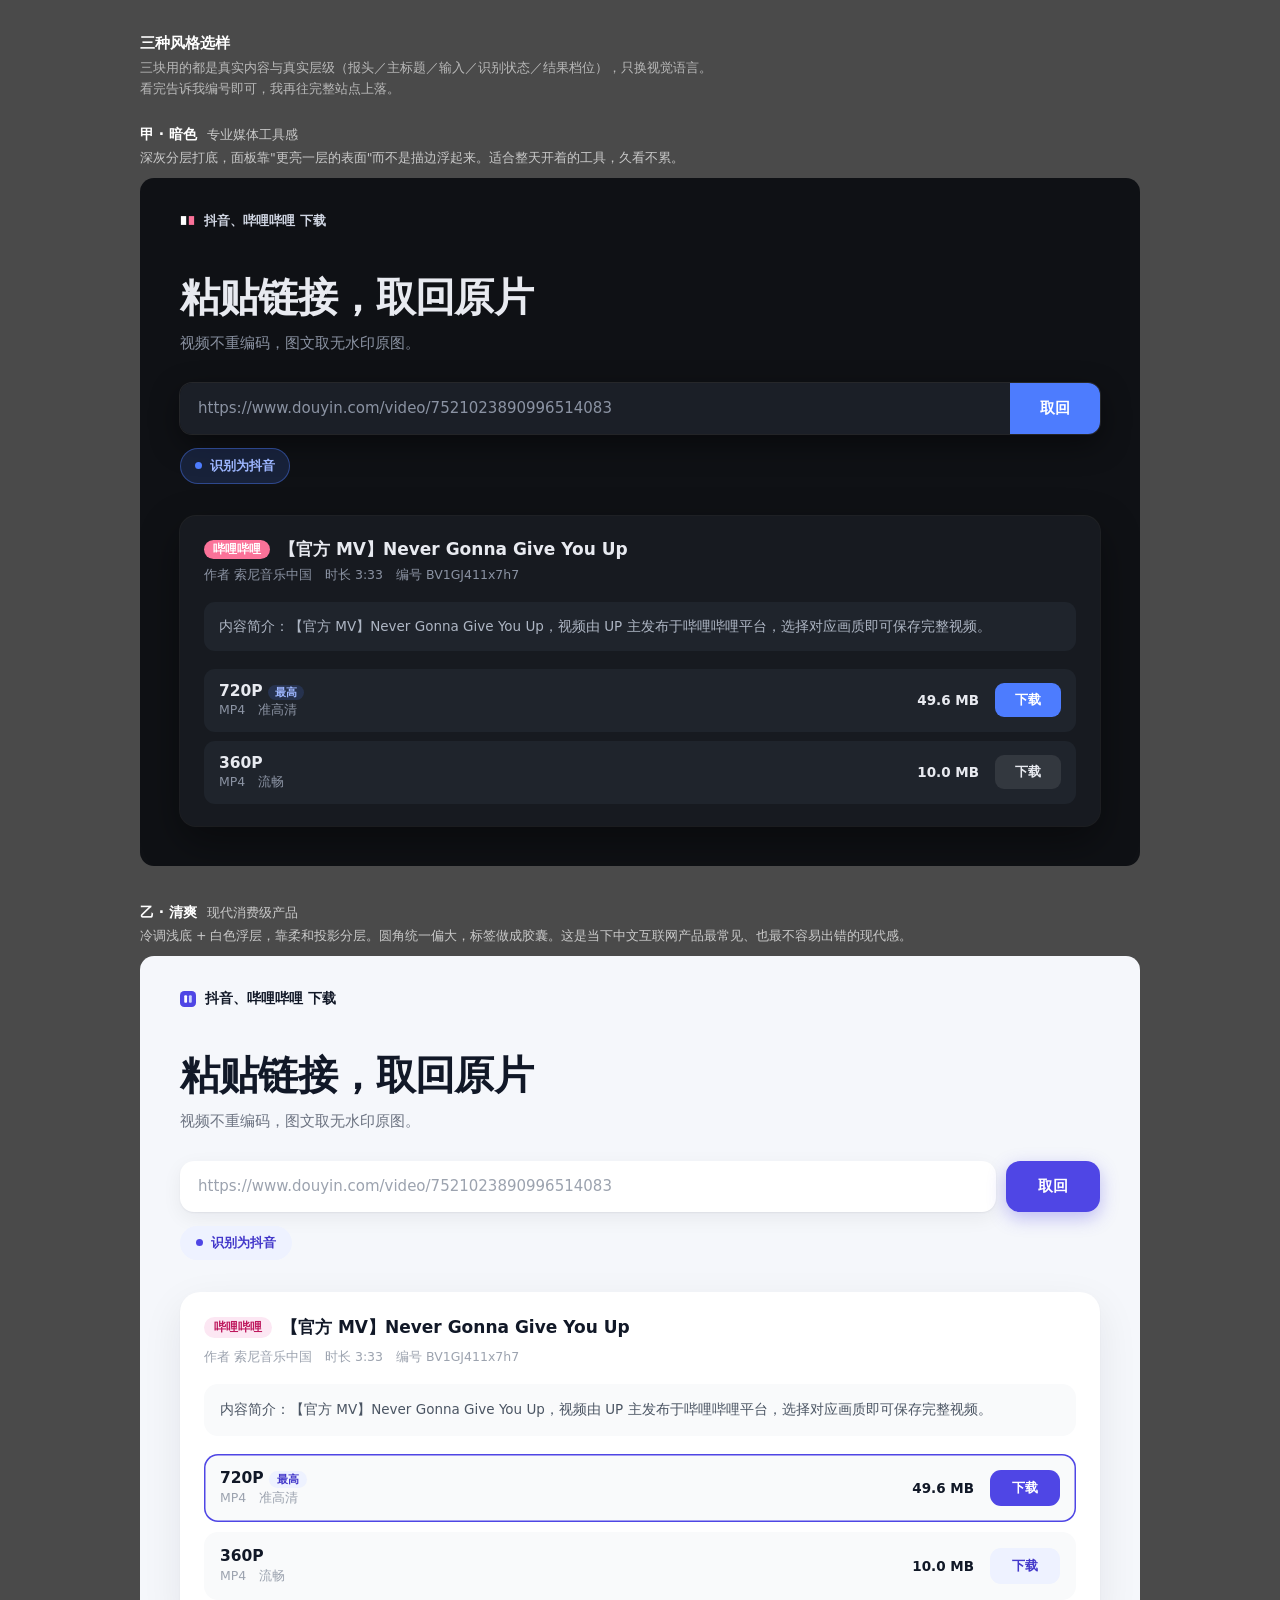
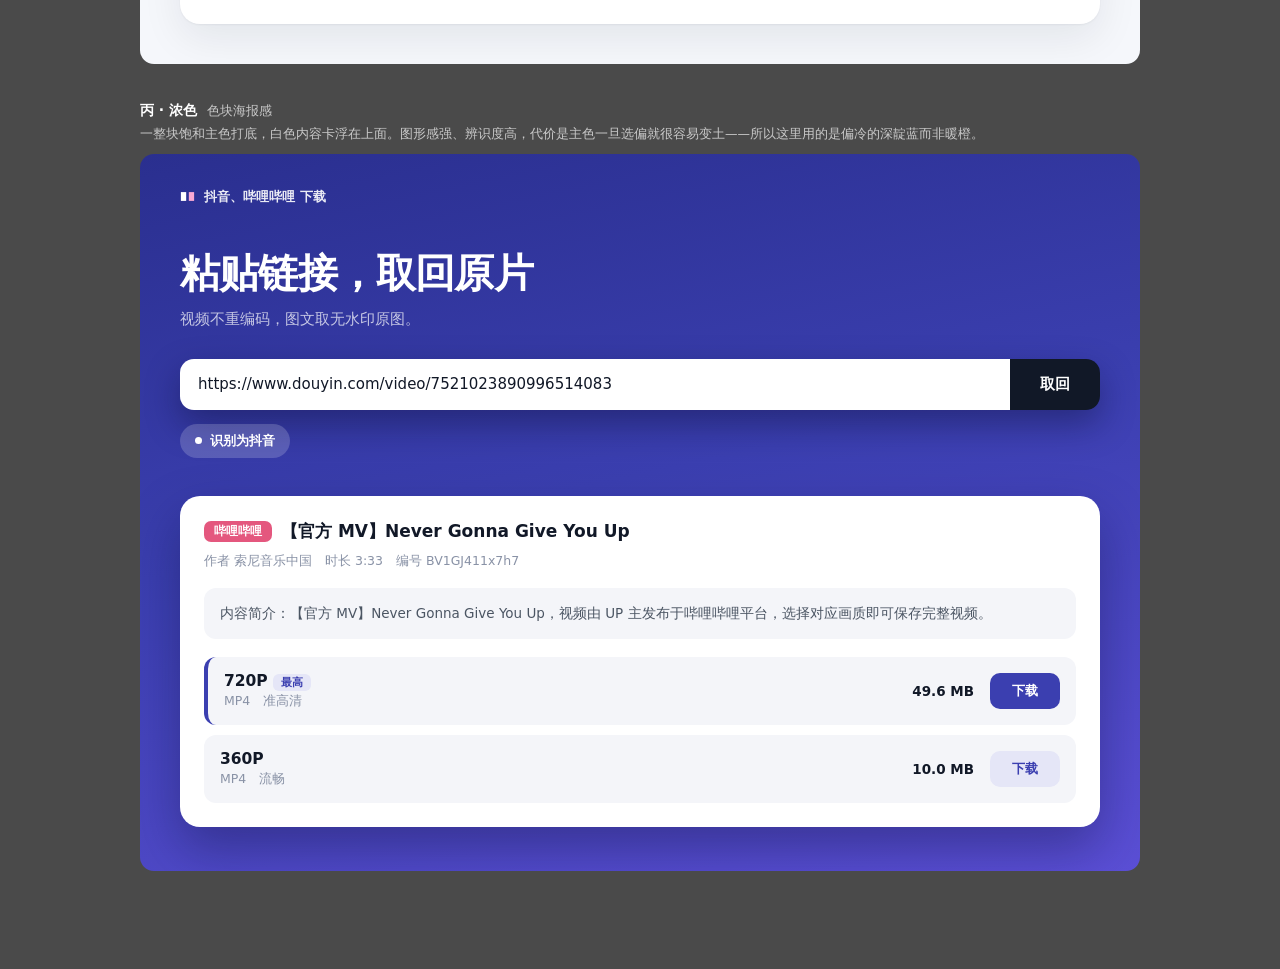
<file: _design/styles.html>
<!DOCTYPE html>
<html lang="zh-CN">
<head>
<meta charset="UTF-8">
<title>风格选样</title>
<style>
  *{box-sizing:border-box;}
  html,body{margin:0;background:#4a4a4a;font-family:"PingFang SC","Microsoft YaHei",system-ui,sans-serif;}
  .page{max-width:1040px;margin:0 auto;padding:34px 20px 60px;}
  .title{color:#fff;font-size:15px;font-weight:600;margin:0 0 4px;}
  .hint{color:#b9b9b9;font-size:12.5px;line-height:1.7;margin:0 0 26px;}
  .cap{
    display:flex;align-items:baseline;gap:10px;
    color:#fff;font-size:14px;font-weight:700;margin:0 0 3px;
  }
  .cap span{font-weight:400;font-size:12.5px;color:#c9c9c9;}
  .desc{color:#c9c9c9;font-size:12.5px;line-height:1.7;margin:0 0 10px;}
  .frame{border-radius:14px;overflow:hidden;margin-bottom:38px;}
</style>
</head>
<body>
<div class="page">
  <p class="title">三种风格选样</p>
  <p class="hint">三块用的都是真实内容与真实层级（报头／主标题／输入／识别状态／结果档位），只换视觉语言。<br>看完告诉我编号即可，我再往完整站点上落。</p>

  <!-- ============================================================ 甲 -->
  <p class="cap">甲 · 暗色<span>专业媒体工具感</span></p>
  <p class="desc">深灰分层打底，面板靠"更亮一层的表面"而不是描边浮起来。适合整天开着的工具，久看不累。</p>
  <div class="frame">
  <div style="background:#0f1115;padding:34px 40px 40px;color:#e8eaf0;">
    <div style="display:flex;align-items:center;gap:9px;margin-bottom:44px;">
      <svg width="15" height="15" viewBox="0 0 34 34"><rect x="2" y="7" width="12" height="20" fill="#ffffff"/><rect x="20" y="7" width="12" height="20" fill="#fb7299"/></svg>
      <span style="font-size:13px;font-weight:600;color:#cfd5e2;">抖音、哔哩哔哩 下载</span>
    </div>
    <h1 style="margin:0;font-size:40px;font-weight:800;letter-spacing:-.02em;line-height:1.15;">粘贴链接，取回原片</h1>
    <p style="margin:14px 0 0;font-size:14.5px;color:#8b93a3;">视频不重编码，图文取无水印原图。</p>

    <div style="display:flex;margin-top:30px;border-radius:12px;overflow:hidden;
                box-shadow:0 0 0 1px rgba(255,255,255,.10),0 10px 30px rgba(0,0,0,.45);">
      <div style="flex:1;background:#1b1f27;padding:16px 18px;font-size:15px;color:#8b93a3;">
        https://www.douyin.com/video/7521023890996514083
      </div>
      <div style="background:#4d7cfe;padding:16px 30px;font-size:15px;font-weight:700;color:#fff;">取回</div>
    </div>

    <div style="display:inline-flex;align-items:center;gap:8px;margin-top:14px;
                padding:8px 14px;border-radius:99px;background:rgba(77,124,254,.16);
                border:1px solid rgba(77,124,254,.42);color:#9db6ff;font-size:13px;font-weight:600;">
      <span style="width:7px;height:7px;border-radius:99px;background:#4d7cfe;"></span>识别为抖音
    </div>

    <div style="margin-top:32px;background:#171a20;border-radius:16px;padding:22px 24px;
                box-shadow:0 0 0 1px rgba(255,255,255,.07),0 16px 40px rgba(0,0,0,.4);">
      <div style="display:flex;align-items:center;gap:9px;margin-bottom:6px;">
        <span style="padding:2px 9px;border-radius:99px;background:#fb7299;color:#fff;font-size:11.5px;font-weight:700;">哔哩哔哩</span>
        <span style="font-size:17px;font-weight:700;">【官方 MV】Never Gonna Give You Up</span>
      </div>
      <div style="font-size:12.5px;color:#8b93a3;margin-bottom:18px;">作者 索尼音乐中国　时长 3:33　编号 BV1GJ411x7h7</div>
      <div style="background:#1f242c;border-radius:11px;padding:13px 15px;font-size:13.5px;color:#aeb6c4;line-height:1.7;">
        内容简介：【官方 MV】Never Gonna Give You Up，视频由 UP 主发布于哔哩哔哩平台，选择对应画质即可保存完整视频。
      </div>
      <div style="margin-top:18px;">
        <div style="display:flex;align-items:center;justify-content:space-between;padding:13px 15px;border-radius:11px;background:#1f242c;margin-bottom:9px;">
          <div>
            <div style="font-size:15.5px;font-weight:700;">720P <span style="font-size:11px;font-weight:600;color:#9db6ff;background:rgba(77,124,254,.16);padding:1px 7px;border-radius:99px;">最高</span></div>
            <div style="font-size:12.5px;color:#8b93a3;margin-top:2px;">MP4　准高清</div>
          </div>
          <div style="display:flex;align-items:center;gap:16px;">
            <span style="font-size:13.5px;font-weight:700;">49.6 MB</span>
            <span style="padding:8px 20px;border-radius:9px;background:#4d7cfe;color:#fff;font-size:13px;font-weight:700;">下载</span>
          </div>
        </div>
        <div style="display:flex;align-items:center;justify-content:space-between;padding:13px 15px;border-radius:11px;background:#1f242c;">
          <div>
            <div style="font-size:15.5px;font-weight:600;">360P</div>
            <div style="font-size:12.5px;color:#8b93a3;margin-top:2px;">MP4　流畅</div>
          </div>
          <div style="display:flex;align-items:center;gap:16px;">
            <span style="font-size:13.5px;font-weight:700;">10.0 MB</span>
            <span style="padding:8px 20px;border-radius:9px;background:rgba(255,255,255,.09);color:#e8eaf0;font-size:13px;font-weight:600;">下载</span>
          </div>
        </div>
      </div>
    </div>
  </div>
  </div>

  <!-- ============================================================ 乙 -->
  <p class="cap">乙 · 清爽<span>现代消费级产品</span></p>
  <p class="desc">冷调浅底 + 白色浮层，靠柔和投影分层。圆角统一偏大，标签做成胶囊。这是当下中文互联网产品最常见、也最不容易出错的现代感。</p>
  <div class="frame">
  <div style="background:#f5f7fb;padding:34px 40px 40px;color:#111827;">
    <div style="display:flex;align-items:center;gap:9px;margin-bottom:44px;">
      <svg width="16" height="16" viewBox="0 0 34 34"><rect width="34" height="34" rx="9" fill="#4f46e5"/><rect x="9" y="9" width="6" height="16" rx="2" fill="#fff"/><rect x="19" y="9" width="6" height="16" rx="2" fill="#c7d2fe"/></svg>
      <span style="font-size:13.5px;font-weight:700;">抖音、哔哩哔哩 下载</span>
    </div>
    <h1 style="margin:0;font-size:40px;font-weight:800;letter-spacing:-.02em;line-height:1.15;">粘贴链接，取回原片</h1>
    <p style="margin:14px 0 0;font-size:14.5px;color:#6b7280;">视频不重编码，图文取无水印原图。</p>

    <div style="display:flex;gap:10px;margin-top:30px;">
      <div style="flex:1;background:#fff;border-radius:14px;padding:16px 18px;font-size:15px;color:#9ca3af;
                  box-shadow:0 1px 2px rgba(16,24,40,.06),0 6px 20px rgba(16,24,40,.06);">
        https://www.douyin.com/video/7521023890996514083
      </div>
      <div style="background:#4f46e5;border-radius:14px;padding:16px 32px;font-size:15px;font-weight:700;color:#fff;
                  box-shadow:0 6px 18px rgba(79,70,229,.34);">取回</div>
    </div>

    <div style="display:inline-flex;align-items:center;gap:8px;margin-top:14px;
                padding:8px 16px;border-radius:99px;background:#eef2ff;color:#4338ca;font-size:13px;font-weight:600;">
      <span style="width:7px;height:7px;border-radius:99px;background:#4f46e5;"></span>识别为抖音
    </div>

    <div style="margin-top:32px;background:#fff;border-radius:20px;padding:24px;
                box-shadow:0 1px 2px rgba(16,24,40,.05),0 14px 40px rgba(16,24,40,.08);">
      <div style="display:flex;align-items:center;gap:9px;margin-bottom:10px;">
        <span style="padding:3px 10px;border-radius:99px;background:#fce7f3;color:#be185d;font-size:11.5px;font-weight:700;">哔哩哔哩</span>
        <span style="font-size:17px;font-weight:700;">【官方 MV】Never Gonna Give You Up</span>
      </div>
      <div style="font-size:12.5px;color:#9ca3af;margin-bottom:18px;">作者 索尼音乐中国　时长 3:33　编号 BV1GJ411x7h7</div>
      <div style="background:#f9fafb;border-radius:14px;padding:14px 16px;font-size:13.5px;color:#4b5563;line-height:1.75;">
        内容简介：【官方 MV】Never Gonna Give You Up，视频由 UP 主发布于哔哩哔哩平台，选择对应画质即可保存完整视频。
      </div>
      <div style="margin-top:18px;">
        <div style="display:flex;align-items:center;justify-content:space-between;padding:15px 16px;border-radius:14px;background:#f9fafb;margin-bottom:10px;box-shadow:inset 0 0 0 1.5px #4f46e5;">
          <div>
            <div style="font-size:15.5px;font-weight:700;">720P <span style="font-size:11px;font-weight:700;color:#4338ca;background:#eef2ff;padding:2px 8px;border-radius:99px;">最高</span></div>
            <div style="font-size:12.5px;color:#9ca3af;margin-top:3px;">MP4　准高清</div>
          </div>
          <div style="display:flex;align-items:center;gap:16px;">
            <span style="font-size:13.5px;font-weight:700;">49.6 MB</span>
            <span style="padding:9px 22px;border-radius:11px;background:#4f46e5;color:#fff;font-size:13px;font-weight:700;">下载</span>
          </div>
        </div>
        <div style="display:flex;align-items:center;justify-content:space-between;padding:15px 16px;border-radius:14px;background:#f9fafb;">
          <div>
            <div style="font-size:15.5px;font-weight:600;">360P</div>
            <div style="font-size:12.5px;color:#9ca3af;margin-top:3px;">MP4　流畅</div>
          </div>
          <div style="display:flex;align-items:center;gap:16px;">
            <span style="font-size:13.5px;font-weight:700;">10.0 MB</span>
            <span style="padding:9px 22px;border-radius:11px;background:#eef2ff;color:#4338ca;font-size:13px;font-weight:600;">下载</span>
          </div>
        </div>
      </div>
    </div>
  </div>
  </div>

  <!-- ============================================================ 丙 -->
  <p class="cap">丙 · 浓色<span>色块海报感</span></p>
  <p class="desc">一整块饱和主色打底，白色内容卡浮在上面。图形感强、辨识度高，代价是主色一旦选偏就很容易变土——所以这里用的是偏冷的深靛蓝而非暖橙。</p>
  <div class="frame">
  <div style="background:linear-gradient(168deg,#2a2f8f 0%,#3b3fb0 46%,#5b4fd6 100%);padding:34px 40px 44px;color:#fff;">
    <div style="display:flex;align-items:center;gap:9px;margin-bottom:44px;">
      <svg width="15" height="15" viewBox="0 0 34 34"><rect x="2" y="7" width="12" height="20" fill="#ffffff"/><rect x="20" y="7" width="12" height="20" fill="#f9a8d4"/></svg>
      <span style="font-size:13px;font-weight:600;color:rgba(255,255,255,.9);">抖音、哔哩哔哩 下载</span>
    </div>
    <h1 style="margin:0;font-size:40px;font-weight:800;letter-spacing:-.02em;line-height:1.15;">粘贴链接，取回原片</h1>
    <p style="margin:14px 0 0;font-size:14.5px;color:rgba(255,255,255,.72);">视频不重编码，图文取无水印原图。</p>

    <div style="display:flex;margin-top:30px;border-radius:14px;overflow:hidden;
                box-shadow:0 14px 34px rgba(10,12,50,.4);">
      <div style="flex:1;background:#fff;padding:16px 18px;font-size:15px;color:#111827;">https://www.douyin.com/video/7521023890996514083</div>
      <div style="background:#111827;padding:16px 30px;font-size:15px;font-weight:700;color:#fff;">取回</div>
    </div>

    <div style="display:inline-flex;align-items:center;gap:8px;margin-top:14px;
                padding:8px 15px;border-radius:99px;background:rgba(255,255,255,.18);color:#fff;font-size:13px;font-weight:600;">
      <span style="width:7px;height:7px;border-radius:99px;background:#fff;"></span>识别为抖音
    </div>

    <div style="margin-top:38px;background:#fff;border-radius:20px;padding:24px;color:#111827;
                box-shadow:0 22px 50px rgba(10,12,50,.34);">
      <div style="display:flex;align-items:center;gap:9px;margin-bottom:10px;">
        <span style="padding:3px 10px;border-radius:7px;background:#e4577e;color:#fff;font-size:11.5px;font-weight:700;">哔哩哔哩</span>
        <span style="font-size:17px;font-weight:700;">【官方 MV】Never Gonna Give You Up</span>
      </div>
      <div style="font-size:12.5px;color:#8992a6;margin-bottom:18px;">作者 索尼音乐中国　时长 3:33　编号 BV1GJ411x7h7</div>
      <div style="background:#f4f5f9;border-radius:12px;padding:14px 16px;font-size:13.5px;color:#4b5563;line-height:1.75;">
        内容简介：【官方 MV】Never Gonna Give You Up，视频由 UP 主发布于哔哩哔哩平台，选择对应画质即可保存完整视频。
      </div>
      <div style="margin-top:18px;">
        <div style="display:flex;align-items:center;justify-content:space-between;padding:15px 16px;border-radius:12px;background:#f4f5f9;margin-bottom:10px;border-left:4px solid #3b3fb0;">
          <div>
            <div style="font-size:15.5px;font-weight:700;">720P <span style="font-size:11px;font-weight:700;color:#3b3fb0;background:#e5e6f7;padding:2px 8px;border-radius:6px;">最高</span></div>
            <div style="font-size:12.5px;color:#8992a6;margin-top:3px;">MP4　准高清</div>
          </div>
          <div style="display:flex;align-items:center;gap:16px;">
            <span style="font-size:13.5px;font-weight:700;">49.6 MB</span>
            <span style="padding:9px 22px;border-radius:10px;background:#3b3fb0;color:#fff;font-size:13px;font-weight:700;">下载</span>
          </div>
        </div>
        <div style="display:flex;align-items:center;justify-content:space-between;padding:15px 16px;border-radius:12px;background:#f4f5f9;">
          <div>
            <div style="font-size:15.5px;font-weight:600;">360P</div>
            <div style="font-size:12.5px;color:#8992a6;margin-top:3px;">MP4　流畅</div>
          </div>
          <div style="display:flex;align-items:center;gap:16px;">
            <span style="font-size:13.5px;font-weight:700;">10.0 MB</span>
            <span style="padding:9px 22px;border-radius:10px;background:#e5e6f7;color:#3b3fb0;font-size:13px;font-weight:600;">下载</span>
          </div>
        </div>
      </div>
    </div>
  </div>
  </div>

</div>
</body>
</html>
</file>
